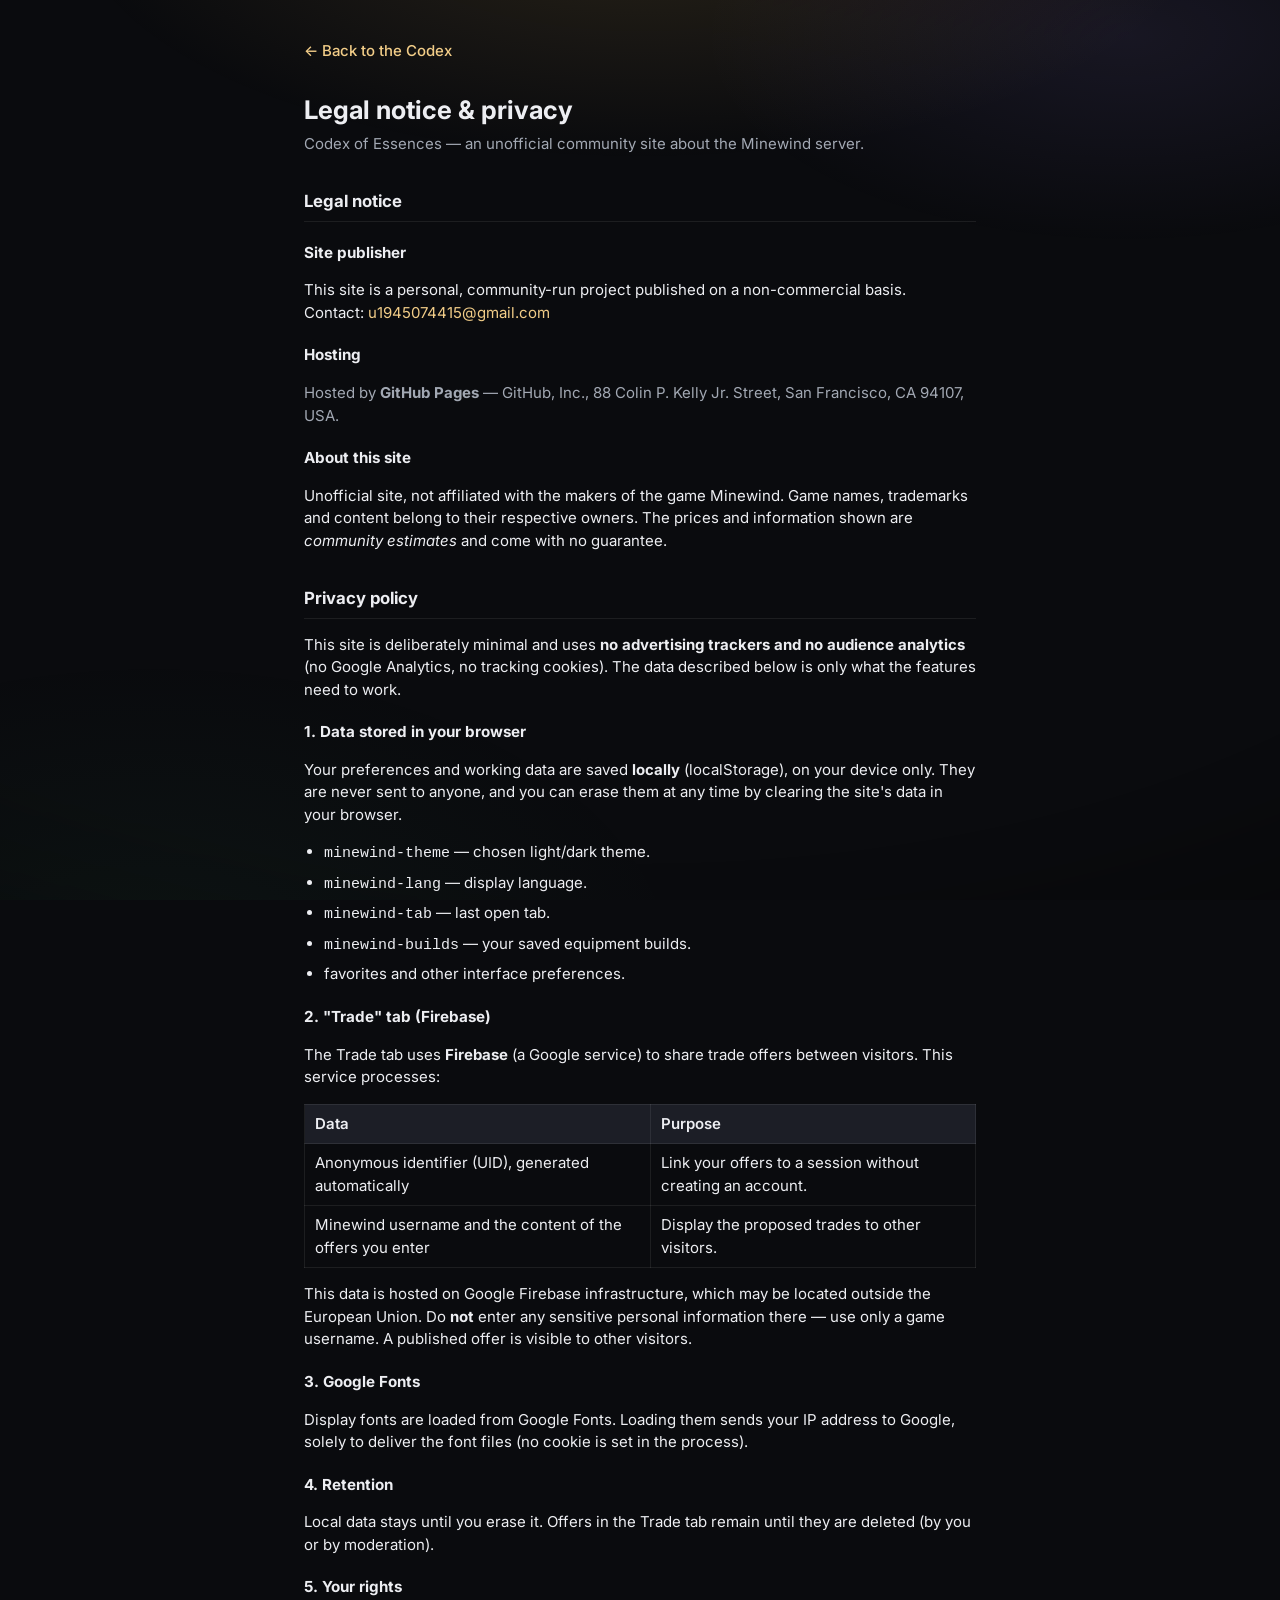
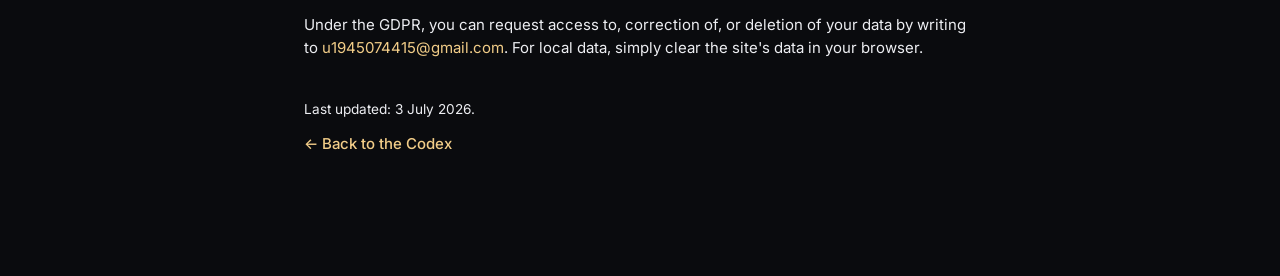
<file: legal.html>
<!DOCTYPE html>
<html lang="en">
<head>
<meta charset="UTF-8">
<meta name="viewport" content="width=device-width, initial-scale=1.0">
<meta name="robots" content="noindex">
<title>Legal notice & privacy — Codex of Essences</title>
<link rel="icon" href="data:image/svg+xml,%3Csvg xmlns='http://www.w3.org/2000/svg' viewBox='0 0 24 24'%3E%3Cpath fill='%23d4a543' d='M12 2c.3 4.5 3.5 7.7 8 8-4.5.3-7.7 3.5-8 8-.3-4.5-3.5-7.7-8-8 4.5-.3 7.7-3.5 8-8z'/%3E%3C/svg%3E">
<link rel="preconnect" href="https://fonts.googleapis.com">
<link rel="preconnect" href="https://fonts.gstatic.com" crossorigin>
<link href="https://fonts.googleapis.com/css2?family=Inter:wght@400;500;600;700&display=swap" rel="stylesheet">
<link rel="stylesheet" href="assets/css/base.css?v=20261001a">
<script>
  // set theme before paint to avoid a flash (same key as the main page)
  try {
    var t = localStorage.getItem('minewind-theme');
    if (t === 'light' || t === 'dark') document.documentElement.setAttribute('data-theme', t);
  } catch (e) {}
</script>
<style>
  .legal-wrap{ max-width: 720px; margin: 0 auto; padding: 40px 24px 100px; }
  .legal-wrap h1{ font-size: 1.6rem; margin: 0 0 4px; }
  .legal-wrap .lead{ color: var(--text-dim); margin: 0 0 32px; }
  .legal-wrap h2{
    font-size: 1.05rem; margin: 34px 0 10px;
    padding-bottom: 6px; border-bottom: 1px solid var(--border);
  }
  .legal-wrap h3{ font-size: 0.95rem; margin: 20px 0 6px; }
  .legal-wrap p, .legal-wrap li{ color: var(--text); }
  .legal-wrap ul{ padding-left: 20px; }
  .legal-wrap li{ margin: 6px 0; }
  .legal-wrap .muted{ color: var(--text-dim); }
  .back-link{
    display: inline-flex; align-items: center; gap: 6px;
    margin-bottom: 28px; font-weight: 500;
  }
  .updated{ margin-top: 40px; color: var(--text-faint); font-size: 0.85rem; }
  table.data{ border-collapse: collapse; width: 100%; margin: 10px 0; }
  table.data th, table.data td{
    text-align: left; padding: 8px 10px;
    border: 1px solid var(--border); vertical-align: top;
  }
  table.data th{ background: var(--panel-2); font-weight: 600; }
</style>
</head>
<body>
<div class="legal-wrap">

  <a class="back-link" href="index.html">← Back to the Codex</a>

  <h1>Legal notice &amp; privacy</h1>
  <p class="lead">Codex of Essences — an unofficial community site about the Minewind server.</p>

  <h2>Legal notice</h2>

  <h3>Site publisher</h3>
  <p>
    This site is a personal, community-run project published on a non-commercial basis.<br>
    Contact: <a href="mailto:u1945074415@gmail.com">u1945074415@gmail.com</a>
  </p>

  <h3>Hosting</h3>
  <p class="muted">
    Hosted by <strong>GitHub Pages</strong> — GitHub, Inc., 88 Colin P. Kelly Jr. Street,
    San Francisco, CA 94107, USA.
  </p>

  <h3>About this site</h3>
  <p>
    Unofficial site, not affiliated with the makers of the game Minewind. Game names, trademarks
    and content belong to their respective owners. The prices and information shown are
    <em>community estimates</em> and come with no guarantee.
  </p>

  <h2>Privacy policy</h2>
  <p>
    This site is deliberately minimal and uses <strong>no advertising trackers and no audience
    analytics</strong> (no Google Analytics, no tracking cookies). The data described below is
    only what the features need to work.
  </p>

  <h3>1. Data stored in your browser</h3>
  <p>
    Your preferences and working data are saved <strong>locally</strong> (localStorage), on your
    device only. They are never sent to anyone, and you can erase them at any time by clearing
    the site's data in your browser.
  </p>
  <ul>
    <li><code>minewind-theme</code> — chosen light/dark theme.</li>
    <li><code>minewind-lang</code> — display language.</li>
    <li><code>minewind-tab</code> — last open tab.</li>
    <li><code>minewind-builds</code> — your saved equipment builds.</li>
    <li>favorites and other interface preferences.</li>
  </ul>

  <h3>2. "Trade" tab (Firebase)</h3>
  <p>
    The Trade tab uses <strong>Firebase</strong> (a Google service) to share trade offers between
    visitors. This service processes:
  </p>
  <table class="data">
    <tr>
      <th>Data</th>
      <th>Purpose</th>
    </tr>
    <tr>
      <td>Anonymous identifier (UID), generated automatically</td>
      <td>Link your offers to a session without creating an account.</td>
    </tr>
    <tr>
      <td>Minewind username and the content of the offers you enter</td>
      <td>Display the proposed trades to other visitors.</td>
    </tr>
  </table>
  <p>
    This data is hosted on Google Firebase infrastructure, which may be located outside the
    European Union. Do <strong>not</strong> enter any sensitive personal information there — use
    only a game username. A published offer is visible to other visitors.
  </p>

  <h3>3. Google Fonts</h3>
  <p>
    Display fonts are loaded from Google Fonts. Loading them sends your IP address to Google,
    solely to deliver the font files (no cookie is set in the process).
  </p>

  <h3>4. Retention</h3>
  <p>
    Local data stays until you erase it. Offers in the Trade tab remain until they are deleted
    (by you or by moderation).
  </p>

  <h3>5. Your rights</h3>
  <p>
    Under the GDPR, you can request access to, correction of, or deletion of your data by
    writing to <a href="mailto:u1945074415@gmail.com">u1945074415@gmail.com</a>. For local data,
    simply clear the site's data in your browser.
  </p>

  <p class="updated">Last updated: 3 July 2026.</p>

  <a class="back-link" href="index.html">← Back to the Codex</a>

</div>
</body>
</html>
</file>
<file: assets/css/base.css>
/* ==========================================================================
   base.css — design tokens, theming, reset and page layout
   ========================================================================== */

:root{
  /* ---- Surfaces (obsidienne, éclairée par paliers) ---- */
  --bg:#0a0b0e;
  --bg-2:#0d0e12;
  --panel:#15161c;
  --panel-2:#1c1e26;
  --panel-3:#242732;          /* surface imbriquée / survol profond */
  --border: rgba(255,255,255,0.08);
  --border-strong: rgba(255,255,255,0.16);
  --hairline: rgba(255,255,255,0.05);

  /* ---- Texte ---- */
  --text:#edeef2;
  --text-dim:#a2a8b3;
  --text-faint:#8a8f9a;       /* ≥ 4.5:1 sur toutes les surfaces (petits libellés) */

  /* ---- Accent « essence » : or / ambre ---- */
  --accent:#e3b45e;           /* or principal */
  --accent-text:#f2cd88;      /* or clair, pour le texte sur fond sombre */
  --on-accent:#1a1307;        /* texte posé sur un aplat --accent (boutons pleins) */
  --accent-soft: rgba(227,180,94,0.13);
  --accent-line: rgba(227,180,94,0.42);
  --gold: var(--accent);      /* alias legacy utilisé comme fallback JS */
  --gold-bright:#f4d38c;

  /* ---- Sigils par type d'essence ---- */
  --sigil-spell:#a68bff;      /* sort — arcane */
  --sigil-weapon:#ef6f63;     /* arme — braise */
  --sigil-armor:#57cd8f;      /* armure — jade */
  /* ---- Couleurs d'état (ne pas réutiliser les sigils de type pour ça) ---- */
  --danger:#ef6b6f;           /* erreurs, actions destructives, expiration */
  --success:#57cd8f;          /* confirmations, validation, badge vérifié */

  /* ---- Élévation ---- */
  --shadow-sm: 0 1px 2px rgba(0,0,0,0.4);
  --shadow: 0 2px 6px rgba(0,0,0,0.35), 0 14px 32px -18px rgba(0,0,0,0.65);
  --shadow-lg: 0 10px 50px -14px rgba(0,0,0,0.72);
  --glow: 0 0 0 1px var(--accent-line), 0 10px 34px -12px rgba(227,180,94,0.28);

  /* ---- Rayons ---- */
  --radius-sm:8px;
  --radius:12px;
  --radius-lg:18px;

  /* ---- Typo ---- */
  --font-sans:'Inter',-apple-system,BlinkMacSystemFont,'Segoe UI',Roboto,sans-serif;
  --font-mono:'JetBrains Mono',ui-monospace,'SF Mono',Menlo,Consolas,monospace;
  --font-display:'Cinzel','Inter',Georgia,serif;
}

/* ---------- Light theme (parchemin) ---------- */
html[data-theme="light"]{
  --bg:#f7f4ee;
  --bg-2:#efeae0;
  --panel:#ffffff;
  --panel-2:#f4f0e8;
  --panel-3:#ece6d9;
  --border: rgba(40,32,18,0.11);
  --border-strong: rgba(40,32,18,0.20);
  --hairline: rgba(40,32,18,0.06);

  --text:#1d1a15;
  --text-dim:#5d564a;
  --text-faint:#6b6458;

  --accent:#b7842a;
  --accent-text:#7d5813;
  --on-accent:#1d1a15;
  --accent-soft: rgba(183,132,42,0.12);
  --accent-line: rgba(183,132,42,0.40);
  --gold-bright:#7d5813;

  --sigil-spell:#7c5cf0;
  --sigil-weapon:#d8473c;
  --sigil-armor:#1f9d57;
  --danger:#ae2a30;
  --success:#0f6a37;

  --shadow-sm: 0 1px 2px rgba(60,50,30,0.07);
  --shadow: 0 2px 8px rgba(60,50,30,0.08), 0 14px 34px -20px rgba(60,50,30,0.24);
  --shadow-lg: 0 12px 44px -16px rgba(60,50,30,0.28);
  --glow: 0 0 0 1px var(--accent-line), 0 10px 30px -12px rgba(183,132,42,0.22);
}

/* ---------- Reset ---------- */
*{box-sizing:border-box;}
html,body{margin:0;padding:0;}
body{
  background: var(--bg);
  color: var(--text);
  font-family: var(--font-sans);
  font-size:15px;
  line-height:1.5;
  min-height:100vh;
  -webkit-font-smoothing:antialiased;
  text-rendering:optimizeLegibility;
  transition: background-color 0.2s ease, color 0.2s ease;
}

/* ---------- Ambient background glow (behind everything) ---------- */
body::before{
  content:"";
  position:fixed;
  inset:0;
  z-index:-2;
  pointer-events:none;
  background:
    radial-gradient(68% 42% at 50% -10%, rgba(227,180,94,0.14), transparent 66%),
    radial-gradient(46% 32% at 88% 4%, rgba(166,139,255,0.09), transparent 72%),
    radial-gradient(60% 50% at 12% 108%, rgba(87,205,143,0.05), transparent 70%),
    radial-gradient(120% 90% at 50% 40%, transparent 62%, rgba(0,0,0,0.45));
  animation: ambientDrift 20s ease-in-out infinite alternate;
}
html[data-theme="light"] body::before{
  background:
    radial-gradient(68% 42% at 50% -10%, rgba(183,132,42,0.10), transparent 66%),
    radial-gradient(46% 32% at 88% 4%, rgba(124,92,240,0.05), transparent 72%),
    radial-gradient(120% 90% at 50% 40%, transparent 70%, rgba(60,50,30,0.06));
}

/* ---------- Fine grain texture overlay ---------- */
.grain{
  position:fixed;
  inset:0;
  z-index:-1;
  pointer-events:none;
  opacity:0.035;
  background-image:url("data:image/svg+xml,%3Csvg xmlns='http://www.w3.org/2000/svg' width='120' height='120'%3E%3Cfilter id='n'%3E%3CfeTurbulence type='fractalNoise' baseFrequency='0.9' numOctaves='2' stitchTiles='stitch'/%3E%3C/filter%3E%3Crect width='100%25' height='100%25' filter='url(%23n)'/%3E%3C/svg%3E");
}
html[data-theme="light"] .grain{ opacity:0.02; }

/* ---------- Shared keyframes ---------- */
@keyframes fadeRise{ from{ opacity:0; transform:translateY(12px); } to{ opacity:1; transform:none; } }
@keyframes fadeIn{ from{ opacity:0; } to{ opacity:1; } }
@keyframes popIn{ from{ opacity:0; transform:scale(0.96); } to{ opacity:1; transform:none; } }
@keyframes spin360{ to{ transform:rotate(360deg); } }
@keyframes ambientDrift{ from{ transform:translate3d(0,0,0) scale(1); opacity:0.85; } to{ transform:translate3d(0,10px,0) scale(1.05); opacity:1; } }

/* Gentle reveal the first time a tab's content is shown (parent un-hidden) */
#build-inner, #inv-inner, #trade-inner, #mod-inner{
  animation: fadeRise 0.4s cubic-bezier(.2,.7,.3,1) both;
}

a{ color: var(--accent-text); text-decoration:none; }
a:hover{ text-decoration:underline; }

/* Visible keyboard focus on every control (mouse clicks don't trigger it).
   Text fields keep their own ring (outline:none + box-shadow in their sheet). */
:focus-visible{ outline:2px solid var(--accent); outline-offset:2px; }
::selection{ background: var(--accent-soft); }

/* No blue tap-flash / weird text selection on long-press for tappable UI */
*{ -webkit-tap-highlight-color: transparent; }
.essence-card, .fav-btn, .filter-chip, .tab, .lang-btn, .theme-toggle,
.random-btn, .reroll-btn, .legend-item, .guide-toggle, .set-tab,
button{
  -webkit-user-select:none; user-select:none; -webkit-touch-callout:none;
}

/* ---------- Layout ---------- */
.wrap{
  position:relative;
  max-width: 860px;
  margin: 0 auto;
  padding: 40px 24px 100px;
}

/* ---------- Icons ---------- */
.ico{
  width:1em; height:1em;
  display:inline-block;
  vertical-align:-0.14em;
  flex:none;
}
.type-badge{
  display:inline-flex;
  align-items:center;
  font-size:15px;
}
</file>
